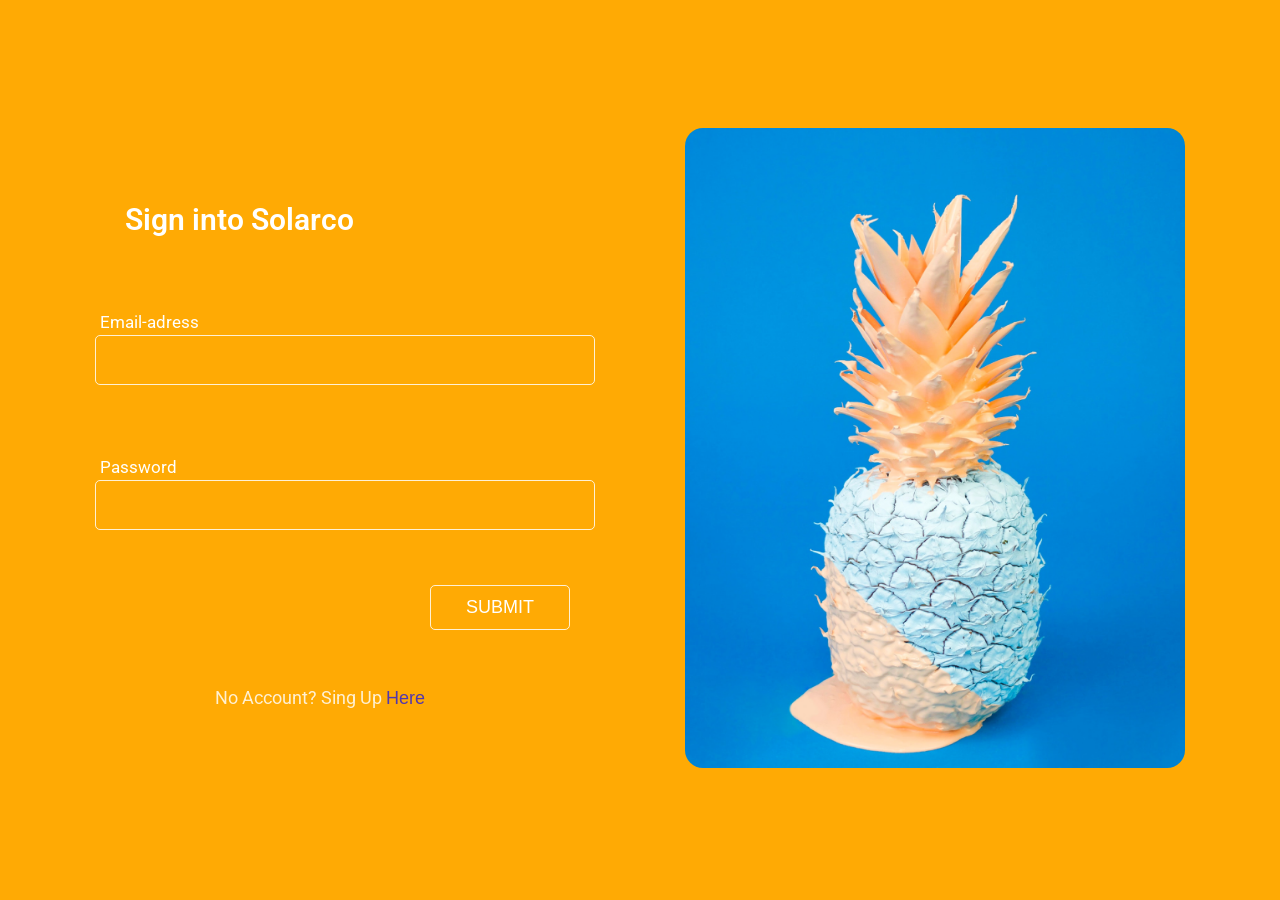
<file: index.html>
<!DOCTYPE html>
<html lang="en">
<head>
    <meta charset="UTF-8">
    <meta http-equiv="X-UA-Compatible" content="IE=edge">
    <meta name="viewport" content="width=device-width, initial-scale=1.0">
    <title>Document</title>
    <link rel="preconnect" href="https://fonts.googleapis.com">
    <link rel="preconnect" href="https://fonts.gstatic.com" crossorigin>
    <link href="https://fonts.googleapis.com/css2?family=Cormorant+Upright:wght@300;400;500;600;700&family=Open+Sans:wght@300;400;500;600;700&family=Roboto:wght@100;300;400;500&display=swap" rel="stylesheet">
    <link rel="stylesheet" href="./css/style.css">
</head>
<body>
    <!-- <div class="container">
        <h2 class="min">00</h2>
        <h2 class="sec">00</h2>
    </div>

    <div class="line__wrapper">
        <div class="line__inner">
                
        </div>
    </div> -->



    <div class="container">
        <div class="wrapper">
            <div class="header__info">
                <h1 class="info__title1">Sign into Solarco</h1> 
                <div class="inner">
                    <div class="inf02">
                        <p class="info__title">Email-adress</p>
                            <input type="email" class="info__inp">
                    </div>
                    <div class="info3">
                        <p class="info__title">Password</p>
                            <input type="password" class="info__inp2">
                    </div> 
                </div>
                <button class="info__btn">SUBMIT</button> <br>
    
                <p class="info__bold">No Account? Sing Up <button class="info__btn1">Here</button></p>
            </div>
    
            <div class="header__end">
                <img class="end__img" src="./img/davisco-rhUU1pemhQ0-unsplash 1.png" alt="">
            </div>
        </div>
        
        <div class="modal">
            <h2 class="title"></h2>
        </div>
        <div class="shadow">

        </div>

        <ul class="li">
            
        </ul>
        
        <h1 class="sec"></h1>
    </div>
    <script src="./js/main.js"></script>
</body>
</html>
</file>
<file: css/style.css>
*{
    margin: 0;
    padding: 0;
    box-sizing: border-box;
}
.container{
    max-width: 1100px;
    font-family: 'Roboto', sans-serif;
}
.wrapper{
    display: flex;
    align-items: center;
    justify-content: space-around;
    position: absolute;
    width: 100%;
    height: 100%;
    background-color: #FFAA04;
}
.header__info{
    margin-top: -100px;
    width: 400px;
    height: 400px;
    line-height: 50px;
}
.inner{
    line-height: 25px;
}
.info__title{
    margin-left: 5px;
    font-size: 17px;
    color: white;
    margin-top: 70px;
}
.info__title1{
    margin-left: 30px;
    color: white;
    font-weight: 600;
    font-size: 30px;
    line-height: 40px;
}
.info__inp{
    background-color: transparent;
    border: none;
    /* font-size: 20px; */
    color: white;
    border: 1px solid rgba(255, 255, 255, 0.823);
    border-radius: 5px;
    width: 500px;
    height: 50px;
    padding: 13px 10px;
}
.info__inp2{
    background-color: transparent;
    border: none;
    /* font-size: 20px; */
    color: white;
    border: 1px solid rgba(255, 255, 255, 0.823);
    border-radius: 5px;
    width: 500px;
    height: 50px;
    padding: 13px 10px;
}
.info__btn{
    width: 140px;
    height: 45px;
    margin-top: 55px;
    margin-left: 335px;
    font-size: 18px;
    color: white;
    border: none;
    border-radius: 5px;
    border: 1px solid rgba(255, 255, 255, 0.823);
    background-color: transparent;
}
.info__btn:hover{
    background-color: blue; 
}

.info__bold{
    margin-top: 40px;
    margin-left: 120px;
    font-size: 18px;
    color: rgba(255, 255, 255, 0.822);
}
.info__btn1{
    color: rgba(0, 0, 255, 0.678);
    background-color: transparent;
    border: none;
    font-size: 18px;
}
.end__img{
    width: 500px;
    height: 640px;
    border-radius: 18px;
}

.openBlock {
    top: 10%;
}
.modal{
    width: 139.6% !important;
}
.modal{
    border: 1px solid #000;
    background-color: darkseagreen;
    border-radius: 5px;
    width: 500px;
    height: 745px;
    margin: 0 auto;
    /* margin-left: 500px; */
    transform: translateX(-310px);
    transform: translate(-0%, -500%);
    top: 0px;
    transition: all ease 2s;
}
.title{
    display: flex;
    margin: 0 auto;
    justify-content: center;
    font-size: 75px;
}
.modal__open{
    transform: translateX(0);
    position: relative;
    z-index: 4;
}
.shadow{
    width: 100vw;
    height: 100vh;
    background-color: rgba(0, 0, 0, 0.196);
    position: absolute;
    top: 0;
    left: 0;
    display: none;
    z-index: 3;
}
.shadow__open{
    display: block;
}




/* .line__wrapper{
    border: 1px solid #000;
    width: 600px;
    height: 20px;
}
.line__inner{
    background-color: blue;
    width: 100%;
    height: 100%;
} */
</file>
